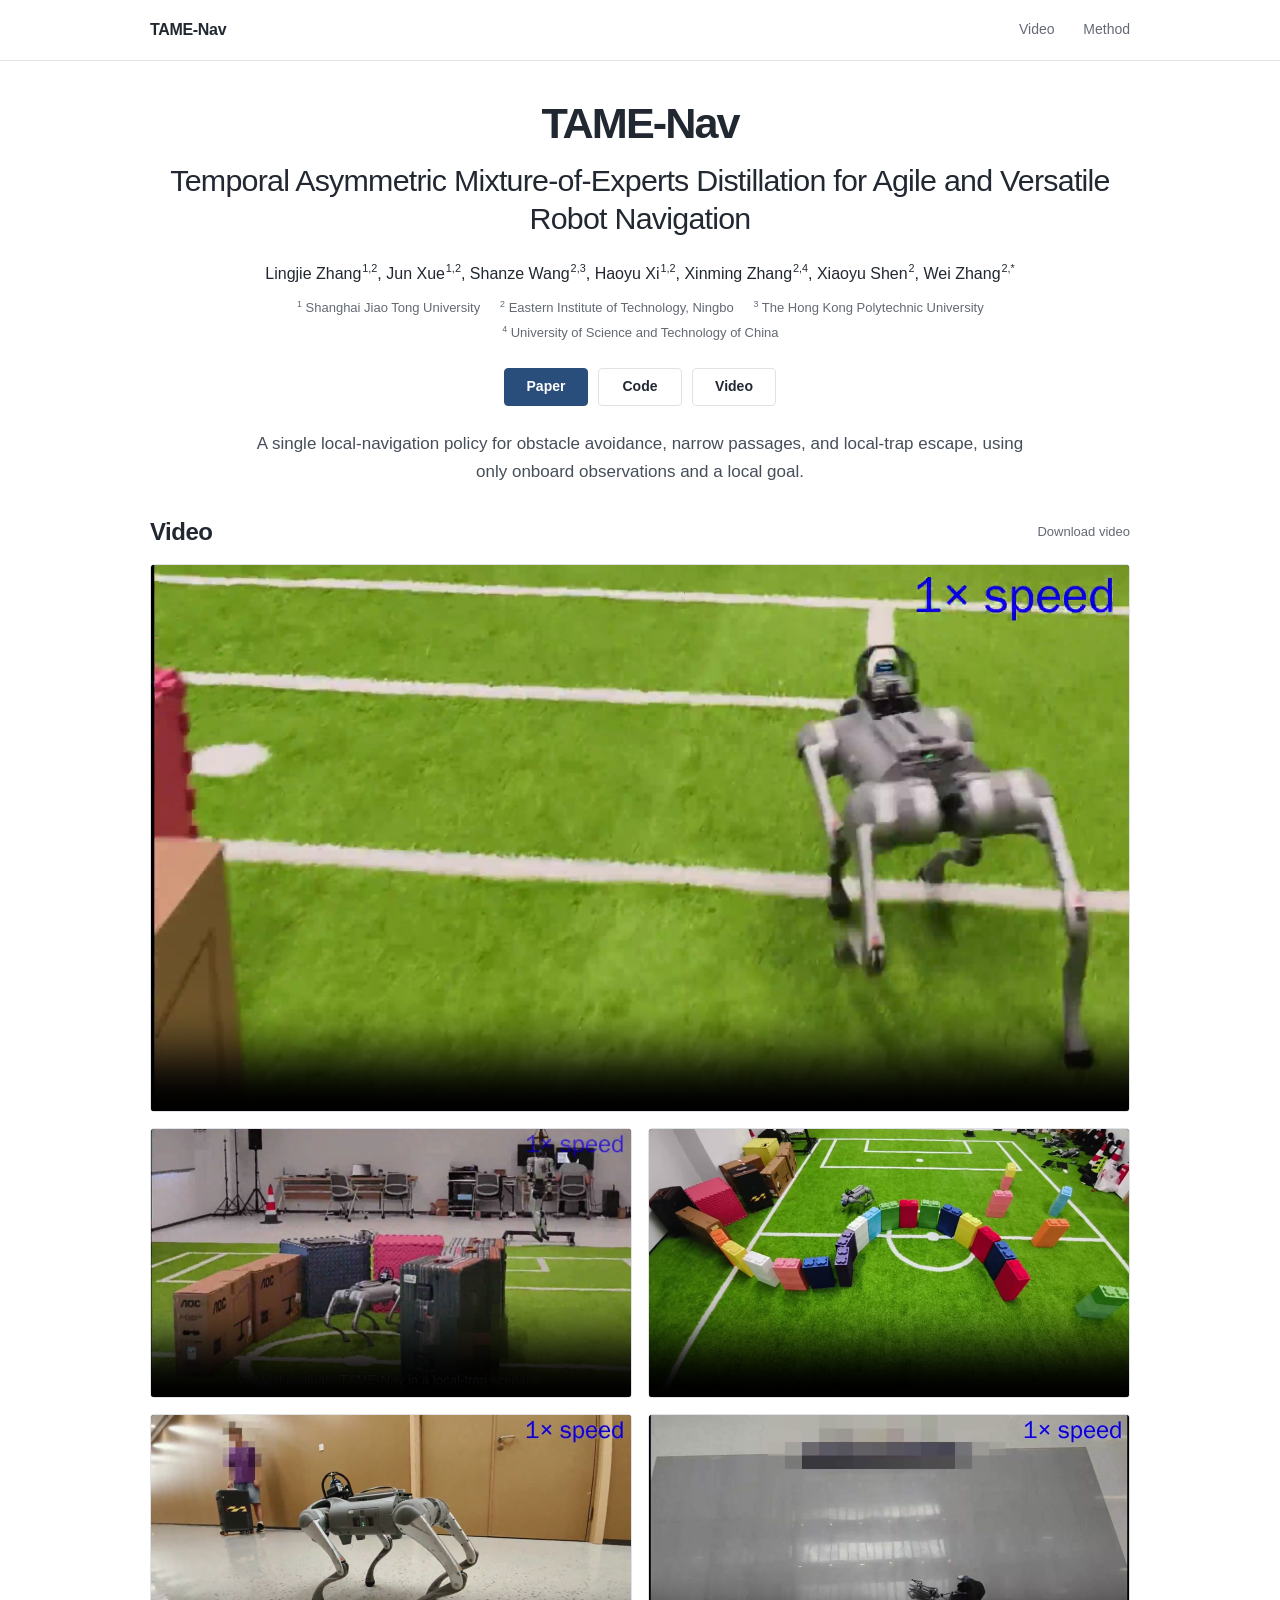
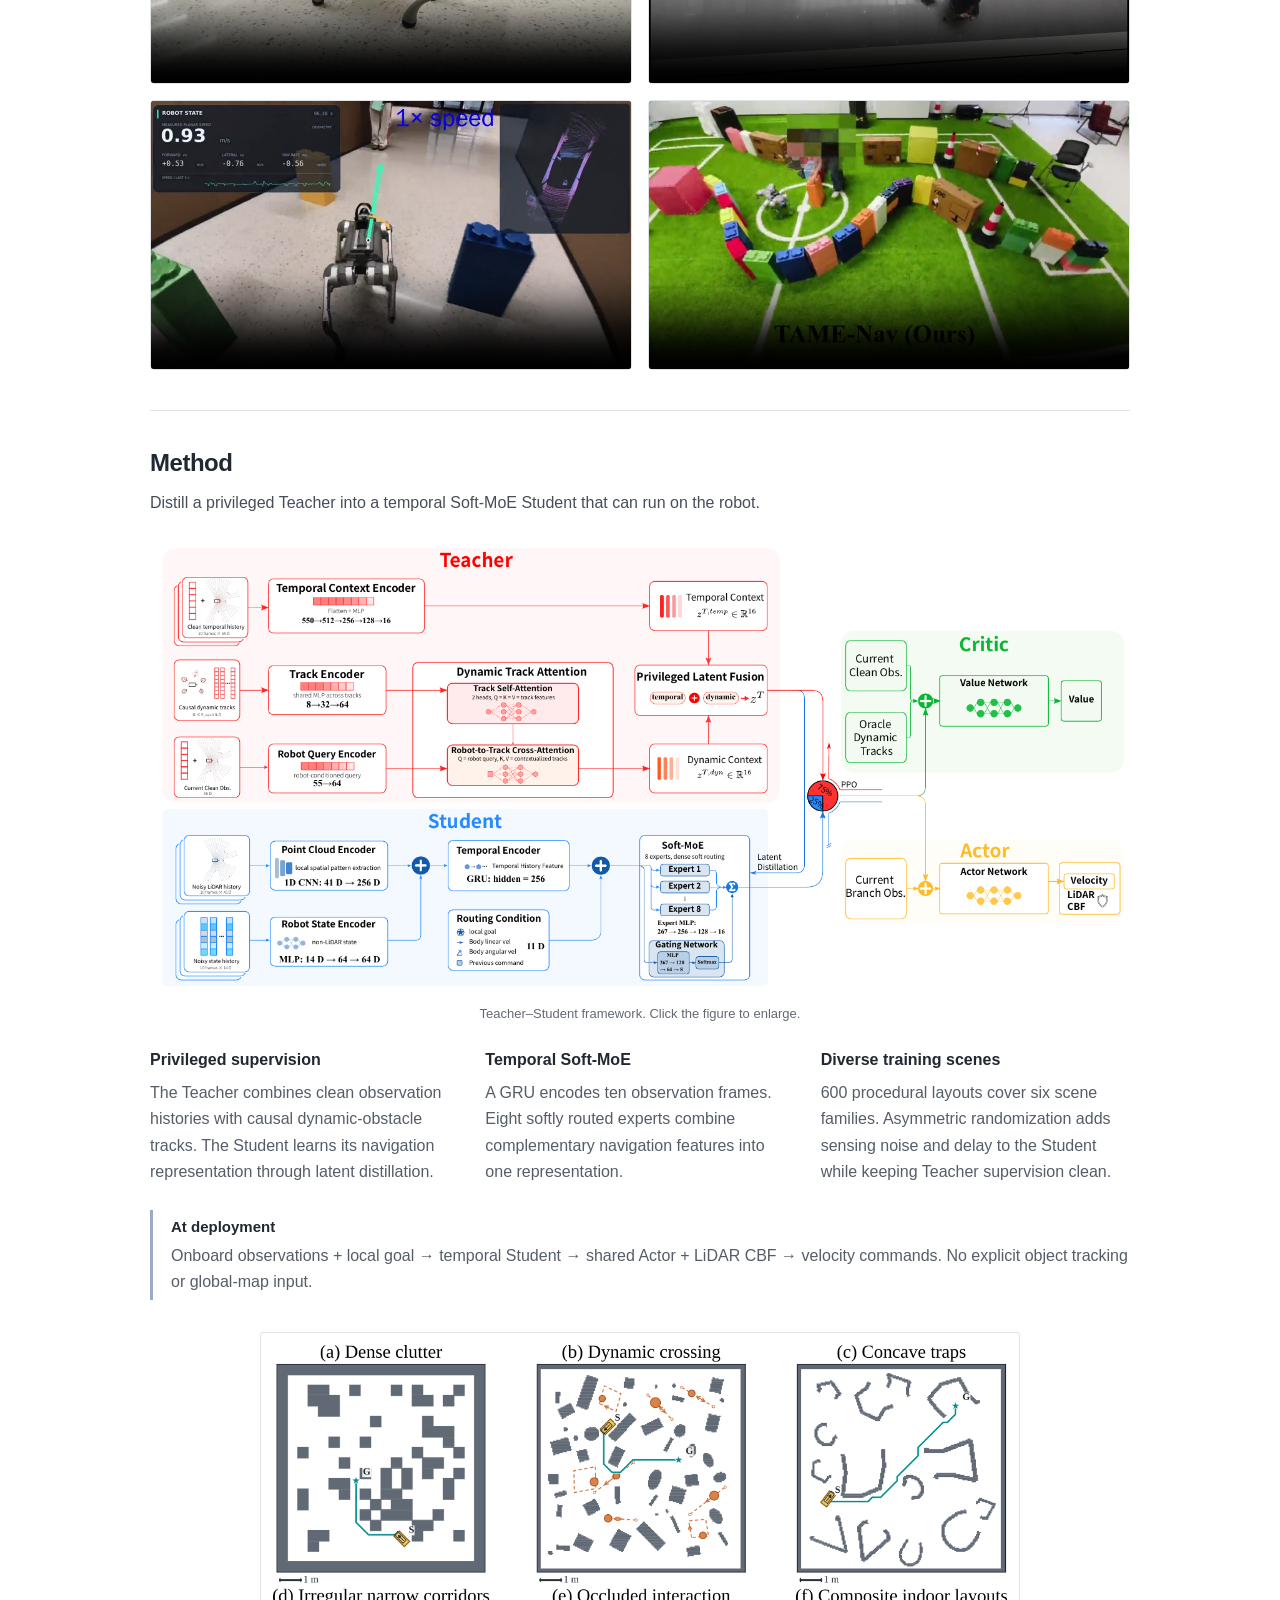
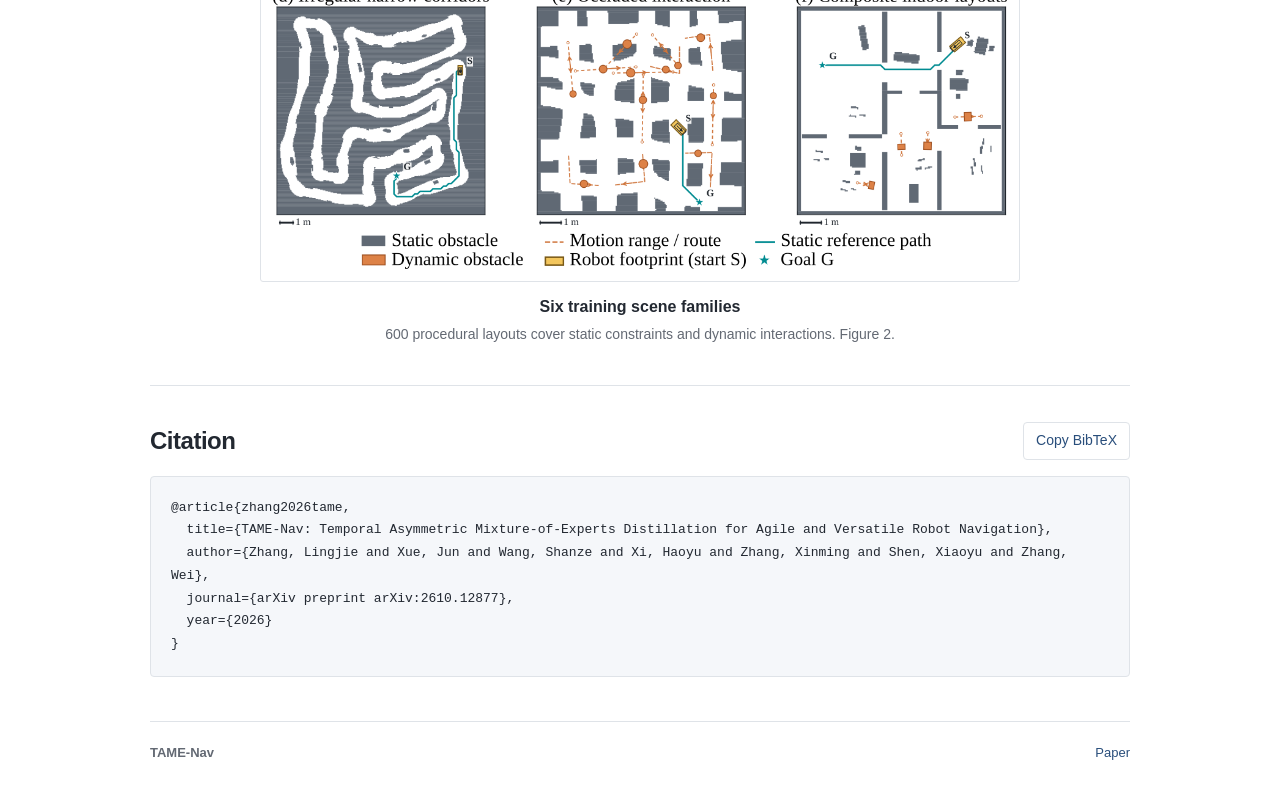
<file: index.html>
<!doctype html>
<html lang="en">
<head>
  <meta charset="utf-8">
  <meta name="viewport" content="width=device-width, initial-scale=1">
  <meta name="theme-color" content="#ffffff">
  <meta name="description" content="TAME-Nav: temporal asymmetric mixture-of-experts distillation for robot navigation. Paper, video demonstrations, and method overview.">
  <meta property="og:title" content="TAME-Nav | Robot Navigation">
  <meta property="og:description" content="A single local-navigation policy for obstacle avoidance, narrow passages, and local-trap escape.">
  <meta property="og:type" content="website">
  <meta property="og:url" content="https://tame-nav.github.io/">
  <link rel="canonical" href="https://tame-nav.github.io/">
  <title>TAME-Nav | Robot Navigation</title>
  <link rel="icon" type="image/svg+xml" href="data:image/svg+xml,%3Csvg xmlns='http://www.w3.org/2000/svg' viewBox='0 0 40 40'%3E%3Crect width='40' height='40' rx='5' fill='%23243e63'/%3E%3Cpath d='M10 12h20M20 12v18' fill='none' stroke='white' stroke-width='4'/%3E%3C/svg%3E">
  <link rel="stylesheet" href="styles.css">
  <script src="app.js" defer></script>
</head>
<body>
  <a class="skip-link" href="#main">Skip to content</a>
  <header class="site-header"><div class="header-inner">
    <a class="wordmark" href="#main">TAME-Nav</a>
    <nav aria-label="Main navigation">
      <a href="#video">Video</a>
      <a href="#method">Method</a>
    </nav>
  </div></header>
  <main id="main" class="container">
    <section class="paper-header" aria-labelledby="paper-title">
      <h1 id="paper-title"><strong>TAME-Nav</strong><span>Temporal Asymmetric Mixture-of-Experts Distillation for Agile and Versatile Robot Navigation</span></h1>
      <p class="authors">Lingjie Zhang<sup>1,2</sup>, Jun Xue<sup>1,2</sup>, Shanze Wang<sup>2,3</sup>, Haoyu Xi<sup>1,2</sup>, Xinming Zhang<sup>2,4</sup>, Xiaoyu Shen<sup>2</sup>, <a href="mailto:zhw@eitech.edu.cn">Wei Zhang<sup>2,*</sup></a></p>
      <div class="affiliations">
        <span><sup>1</sup> <span>Shanghai Jiao Tong University</span></span>
        <span><sup>2</sup> <span>Eastern Institute of Technology, Ningbo</span></span>
        <span><sup>3</sup> <span>The Hong Kong Polytechnic University</span></span>
        <span><sup>4</sup> <span>University of Science and Technology of China</span></span>
      </div>
      <div class="paper-links">
        <a class="button primary" href="https://arxiv.org/abs/2610.12877" target="_blank" rel="noopener">Paper</a>
        <a class="button" href="code/">Code</a>
        <a class="button" href="#video">Video</a>
      </div>
      <p class="overview">A single local-navigation policy for obstacle avoidance, narrow passages, and local-trap escape, using only onboard observations and a local goal.</p>
    </section>
    <section id="video" class="video-section" aria-labelledby="video-heading">
      <div class="section-line"><h2 id="video-heading">Video</h2><a class="meta" href="assets/TAME-Nav.mp4" download="TAME-Nav.mp4">Download video</a></div>
      <div class="video-frame">
        <video id="research-video" controls playsinline preload="none" poster="assets/video-poster.jpg" width="1920" height="1072" aria-label="TAME-Nav research video">
          <source src="assets/TAME-Nav.mp4" type='video/mp4; codecs="avc1.640028, mp4a.40.2"'>
          <source src="assets/TAME-Nav.webm" type='video/webm; codecs="vp9, opus"'>
          <p><a href="assets/TAME-Nav.mp4">Download the video</a></p>
        </video>
      </div>
      <p id="video-status" class="status" role="status"></p>
      <div class="video-list">
        <div class="video-frame"><video aria-label="Video clip 1" id="trap-clip" controls playsinline preload="none" poster="assets/local-trap.jpg" width="960" height="536">
            <source src="assets/local-trap-silent.mp4" type='video/mp4; codecs="avc1.64001f"'>
            <source src="assets/local-trap-silent.webm" type='video/webm; codecs="vp9"'>
            <a href="assets/local-trap-silent.mp4">Download clip</a>
          </video></div>
        <div class="video-frame"><video aria-label="Video clip 2" id="overhead-clip" controls playsinline preload="none" poster="assets/trap-overhead.jpg" width="960" height="536">
            <source src="assets/trap-overhead-silent.mp4" type='video/mp4; codecs="avc1.64001f"'>
            <source src="assets/trap-overhead-silent.webm" type='video/webm; codecs="vp9"'>
            <a href="assets/trap-overhead-silent.mp4">Download clip</a>
          </video></div>
        <div class="video-frame"><video aria-label="Video clip 3" id="case-clip" controls playsinline preload="none" poster="assets/moving-case.jpg" width="960" height="536">
            <source src="assets/moving-case-silent.mp4" type='video/mp4; codecs="avc1.64001f"'>
            <source src="assets/moving-case-silent.webm" type='video/webm; codecs="vp9"'>
            <a href="assets/moving-case-silent.mp4">Download clip</a>
          </video></div>
        <div class="video-frame"><video aria-label="Video clip 4" id="human-clip" controls playsinline preload="none" poster="assets/human-interaction.jpg" width="960" height="536">
            <source src="assets/human-interaction-silent.mp4" type='video/mp4; codecs="avc1.64001f"'>
            <source src="assets/human-interaction-silent.webm" type='video/webm; codecs="vp9"'>
            <a href="assets/human-interaction-silent.mp4">Download clip</a>
          </video></div>
        <div class="video-frame"><video aria-label="Video clip 5" id="dynamic-clip" controls playsinline preload="none" poster="assets/dynamic-obstacles.jpg" width="960" height="536">
            <source src="assets/dynamic-obstacles-silent.mp4" type='video/mp4; codecs="avc1.64001f"'>
            <source src="assets/dynamic-obstacles-silent.webm" type='video/webm; codecs="vp9"'>
            <a href="assets/dynamic-obstacles-silent.mp4">Download clip</a>
          </video></div>
        <div class="video-frame"><video aria-label="Video clip 6" id="field-clip" controls playsinline preload="none" poster="assets/dynamic-field.jpg" width="960" height="536">
            <source src="assets/dynamic-field-silent.mp4" type='video/mp4; codecs="avc1.64001f"'>
            <source src="assets/dynamic-field-silent.webm" type='video/webm; codecs="vp9"'>
            <a href="assets/dynamic-field-silent.mp4">Download clip</a>
          </video></div>
      </div>
    </section>
    <section id="method" class="section" aria-labelledby="method-heading">
      <h2 id="method-heading">Method</h2>
      <p class="section-intro">Distill a privileged Teacher into a temporal Soft-MoE Student that can run on the robot.</p>
      <figure class="architecture">
        <a href="assets/architecture.png" target="_blank" rel="noopener" aria-label="Open full-resolution method diagram"><img src="assets/architecture.png" width="1570" height="725" loading="lazy" alt="Teacher–Student architecture: clean histories and causal obstacle tracks supervise a temporal Soft-MoE Student through latent distillation, with a shared Actor and a training-only Critic."></a>
        <figcaption>Teacher–Student framework. Click the figure to enlarge.</figcaption>
      </figure>
      <div class="method-points">
        <article><h3>Privileged supervision</h3><p>The Teacher combines clean observation histories with causal dynamic-obstacle tracks. The Student learns its navigation representation through latent distillation.</p></article>
        <article><h3>Temporal Soft-MoE</h3><p>A GRU encodes ten observation frames. Eight softly routed experts combine complementary navigation features into one representation.</p></article>
        <article><h3>Diverse training scenes</h3><p>600 procedural layouts cover six scene families. Asymmetric randomization adds sensing noise and delay to the Student while keeping Teacher supervision clean.</p></article>
      </div>
      <div class="deployment"><strong>At deployment</strong><p>Onboard observations + local goal → temporal Student → shared Actor + LiDAR CBF → velocity commands. No explicit object tracking or global-map input.</p></div>
      <figure class="training-figure paper-figure">
        <a href="assets/training-scenes.png" target="_blank" rel="noopener" aria-label="Enlarge the six training scene families"><img src="assets/training-scenes.png" width="2400" height="1716" loading="lazy" alt="Six training scene families: dense clutter, dynamic crossings, concave traps, irregular narrow corridors, occluded interactions, and composite indoor layouts."></a>
        <figcaption><strong>Six training scene families</strong><span>600 procedural layouts cover static constraints and dynamic interactions. Figure 2.</span></figcaption>
      </figure>
    </section>
    <section id="citation" class="section citation-section" aria-labelledby="citation-heading">
      <div class="section-line"><h2 id="citation-heading">Citation</h2><button type="button" id="copy-citation">Copy BibTeX</button></div>
      <pre id="bibtex">@article{zhang2026tame,
  title={TAME-Nav: Temporal Asymmetric Mixture-of-Experts Distillation for Agile and Versatile Robot Navigation},
  author={Zhang, Lingjie and Xue, Jun and Wang, Shanze and Xi, Haoyu and Zhang, Xinming and Shen, Xiaoyu and Zhang, Wei},
  journal={arXiv preprint arXiv:2610.12877},
  year={2026}
}</pre>
      <p id="copy-status" class="status" role="status"></p>
    </section>
  </main>
  <footer class="container"><span>TAME-Nav</span><a href="https://arxiv.org/abs/2610.12877" target="_blank" rel="noopener">Paper</a></footer>
</body>
</html>
</file>
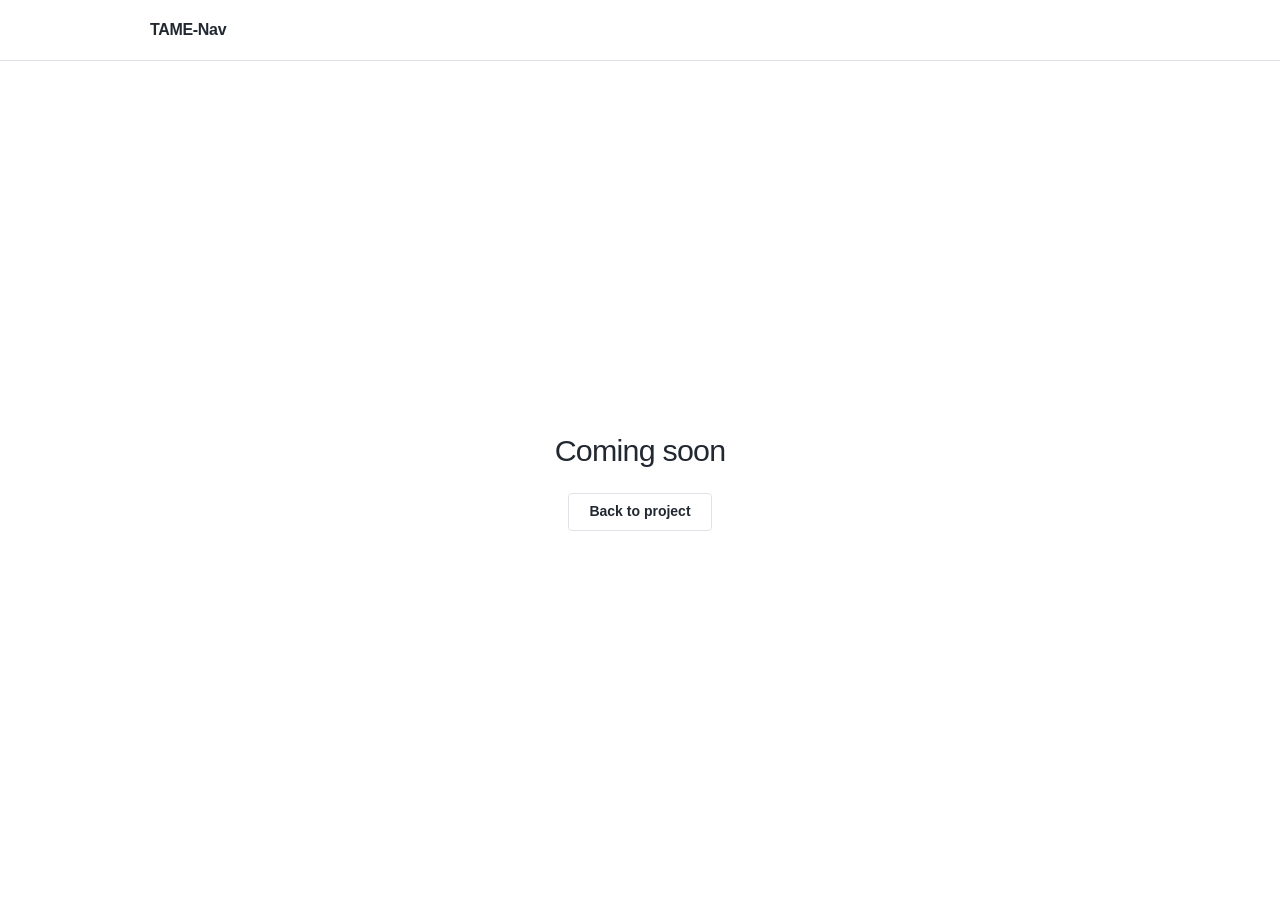
<file: code/index.html>
<!doctype html>
<html lang="en">
<head>
  <meta charset="utf-8">
  <meta name="viewport" content="width=device-width, initial-scale=1">
  <meta name="theme-color" content="#ffffff">
  <meta name="description" content="TAME-Nav code. Coming soon.">
  <link rel="canonical" href="https://tame-nav.github.io/code/">
  <title>Code | TAME-Nav</title>
  <link rel="icon" type="image/svg+xml" href="data:image/svg+xml,%3Csvg xmlns='http://www.w3.org/2000/svg' viewBox='0 0 40 40'%3E%3Crect width='40' height='40' rx='5' fill='%23243e63'/%3E%3Cpath d='M10 12h20M20 12v18' fill='none' stroke='white' stroke-width='4'/%3E%3C/svg%3E">
  <link rel="stylesheet" href="../styles.css">
</head>
<body>
  <header class="site-header"><div class="header-inner">
    <a class="wordmark" href="../">TAME-Nav</a>
  </div></header>
  <main class="container coming-soon">
    <h1>Coming soon</h1>
    <a class="button" href="../">Back to project</a>
  </main>
</body>
</html>
</file>
<file: styles.css>
:root{color-scheme:light;--ink:#222831;--muted:#636973;--line:#dfe3e8;--accent:#294e7b;--wash:#f5f7fa;font-family:Arial,"Helvetica Neue","PingFang SC","Microsoft YaHei",sans-serif;font-size:16px;color:var(--ink);background:#fff;font-synthesis:none}
*{box-sizing:border-box}html{scroll-behavior:smooth;scroll-padding-top:5rem}body{margin:0;line-height:1.65}
a{color:var(--accent);text-decoration:none;text-underline-offset:3px}a:hover{text-decoration:underline}button,a{-webkit-tap-highlight-color:transparent}button{font:inherit;cursor:pointer;color:var(--accent)}button:hover{color:#112b50}
button:focus-visible,a:focus-visible,summary:focus-visible,video:focus-visible{outline:3px solid #5e85b7;outline-offset:4px}
.container,.header-inner{width:min(100% - 3rem,980px);margin-inline:auto}.site-header{border-bottom:1px solid var(--line);background:#fff}.header-inner{display:flex;justify-content:space-between;align-items:center;min-height:60px;gap:1rem}.wordmark{font-weight:700;color:var(--ink);letter-spacing:-.02em}nav{display:flex;align-items:center;gap:1.8rem;font-size:.875rem}nav a{color:var(--muted)}nav button{border:0;border-left:1px solid var(--line);background:none;padding:.15rem 0 .15rem 1.5rem;min-height:40px}
.paper-header{text-align:center;padding:38px 0 30px}h1,h2,h3,p,figure{margin:0}h1{max-width:940px;margin:auto;font-size:1.9rem;font-weight:500;line-height:1.25;letter-spacing:-.025em}h1 strong{display:block;font-size:2.7rem;line-height:1.15;font-weight:700;letter-spacing:-.045em;margin-bottom:12px}h1>span{display:block}.authors{max-width:960px;margin:22px auto 8px;font-size:1rem;line-height:1.85}sup{font-size:.68em;line-height:0;vertical-align:super;margin-left:.08em}.authors a{color:inherit}.affiliations{display:flex;flex-wrap:wrap;justify-content:center;gap:0 1.2rem;max-width:880px;margin:auto;font-size:.8125rem;color:var(--muted);line-height:1.9}.paper-links{display:flex;justify-content:center;gap:10px;margin-top:22px;flex-wrap:wrap}
.button{border:1px solid var(--line);border-radius:4px;min-width:84px;padding:5px 20px;font-size:.875rem;font-weight:600;color:var(--ink);background:#fff;display:inline-flex;align-items:center;justify-content:center;min-height:38px}.button:hover{background:var(--wash);text-decoration:none;border-color:#a5b3c4}.button.primary{background:var(--accent);border-color:var(--accent);color:#fff}.button.primary:hover{background:#183a65}.overview{max-width:800px;margin:24px auto 0;font-size:1.0625rem;line-height:1.65;color:#464e59}
h2{font-size:1.5rem;line-height:1.35;font-weight:650;letter-spacing:-.02em}h3{font-size:1rem;font-weight:650;line-height:1.5}.section-line{display:flex;align-items:center;justify-content:space-between;gap:1rem;margin-bottom:16px}.meta,.note,.architecture figcaption{font-size:.8125rem;color:var(--muted)}
.video-frame{overflow:hidden;background:#14171c;border:1px solid var(--line);border-radius:4px;line-height:0}video{display:block;width:100%;height:auto;aspect-ratio:120/67;object-fit:contain;background:#14171c}
.muted{color:var(--muted)}.note{line-height:1.6}
.section{border-top:1px solid var(--line);padding-top:36px;margin-top:40px}.section-intro{margin-top:10px;max-width:850px;color:#464e59}.architecture{margin:24px 0}.architecture img{display:block;width:100%;height:auto}.architecture figcaption{text-align:center;margin-top:10px}.method-points{display:grid;grid-template-columns:repeat(3,1fr);gap:26px;margin-top:24px}.method-points p{color:#555d68;margin-top:8px;font-size:1rem;line-height:1.65}.deployment{margin-top:24px;border-left:3px solid #9cacc0;padding:4px 0 4px 18px}.deployment strong{font-size:.9375rem}.deployment p{margin-top:3px;font-size:1rem;color:#555d68}
.citation-section{padding-bottom:12px}#copy-citation{font-size:.875rem;border:1px solid var(--line);padding:6px 12px;border-radius:4px;background:#fff;white-space:nowrap}#copy-citation:hover{background:var(--wash)}pre{font-family:ui-monospace,SFMono-Regular,Consolas,monospace;font-size:.8125rem;line-height:1.75;white-space:pre-wrap;overflow-wrap:anywhere;background:var(--wash);border:1px solid var(--line);border-radius:4px;padding:20px;margin:0}.status{font-size:.875rem;color:var(--accent)}.status:empty{display:none}.status:not(:empty){margin-top:8px}footer{border-top:1px solid var(--line);margin-top:32px!important;padding-block:20px 32px;display:flex;justify-content:space-between;align-items:baseline;gap:16px;font-size:.8125rem;color:var(--muted)}footer>span{font-weight:600}.skip-link{position:absolute;top:-100px;left:1rem;background:#fff;padding:.6rem;z-index:10}.skip-link:focus{top:8px}.sr-only{position:absolute;width:1px;height:1px;padding:0;margin:-1px;overflow:hidden;clip:rect(0,0,0,0);white-space:nowrap;border:0}
@media(min-width:1500px){.container,.header-inner{max-width:1040px}}
@media(max-width:760px){.container,.header-inner{width:calc(100% - 2rem)}.paper-header{padding-top:28px}h1{font-size:1.55rem}h1 strong{font-size:2.3rem}.authors{margin-top:18px}.overview{font-size:1rem}.method-points{grid-template-columns:1fr;gap:18px}.method-points p{margin-top:4px}.section{margin-top:30px;padding-top:28px}footer{align-items:flex-start;flex-direction:column;gap:4px}}
@media(max-width:480px){.header-inner{flex-wrap:wrap;gap:0;padding-block:8px}.wordmark{font-size:.9375rem}nav{gap:1rem}nav button{padding-left:.8rem}.paper-header{padding-top:26px}h1{font-size:1.375rem;line-height:1.35}h1 strong{font-size:2.25rem}.authors{font-size:.9375rem}.affiliations{display:grid;gap:1px;font-size:.8125rem}.paper-links{margin-top:18px}.overview{text-align:left;margin-top:22px}h2{font-size:1.375rem}.citation-section .section-line{align-items:flex-start;flex-wrap:wrap}pre{padding:14px}}
@media(prefers-reduced-motion:reduce){html{scroll-behavior:auto}}
nav{flex-wrap:wrap;max-width:100%}



@media(max-width:760px){}







.paper-figure img{display:block;width:100%;height:auto}
.paper-figure>a{display:block;border:1px solid var(--line);border-radius:3px;padding:12px;background:white}
.paper-figure>a:hover{border-color:#9aabc0}
.paper-figure figcaption{margin-top:12px;line-height:1.6;font-size:.875rem;color:var(--muted)}
.paper-figure figcaption strong{display:block;font-size:1rem;color:var(--ink);font-weight:600;margin-bottom:3px}
.paper-figure figcaption span{display:block}
.training-figure{width:min(100%,760px);margin:32px auto 0}
.training-figure figcaption{text-align:center}
@media(max-width:760px){.paper-figure>a{padding:8px}}

.video-list{display:grid;grid-template-columns:repeat(2,minmax(0,1fr));gap:16px;margin-top:16px}
.video-list .video-frame{min-width:0}
@media(max-width:760px){.video-list{grid-template-columns:1fr}}

.coming-soon{min-height:calc(100vh - 61px);display:flex;flex-direction:column;align-items:center;justify-content:center;padding-block:48px;gap:24px;text-align:center}
.coming-soon h1{margin:0}
</file>
